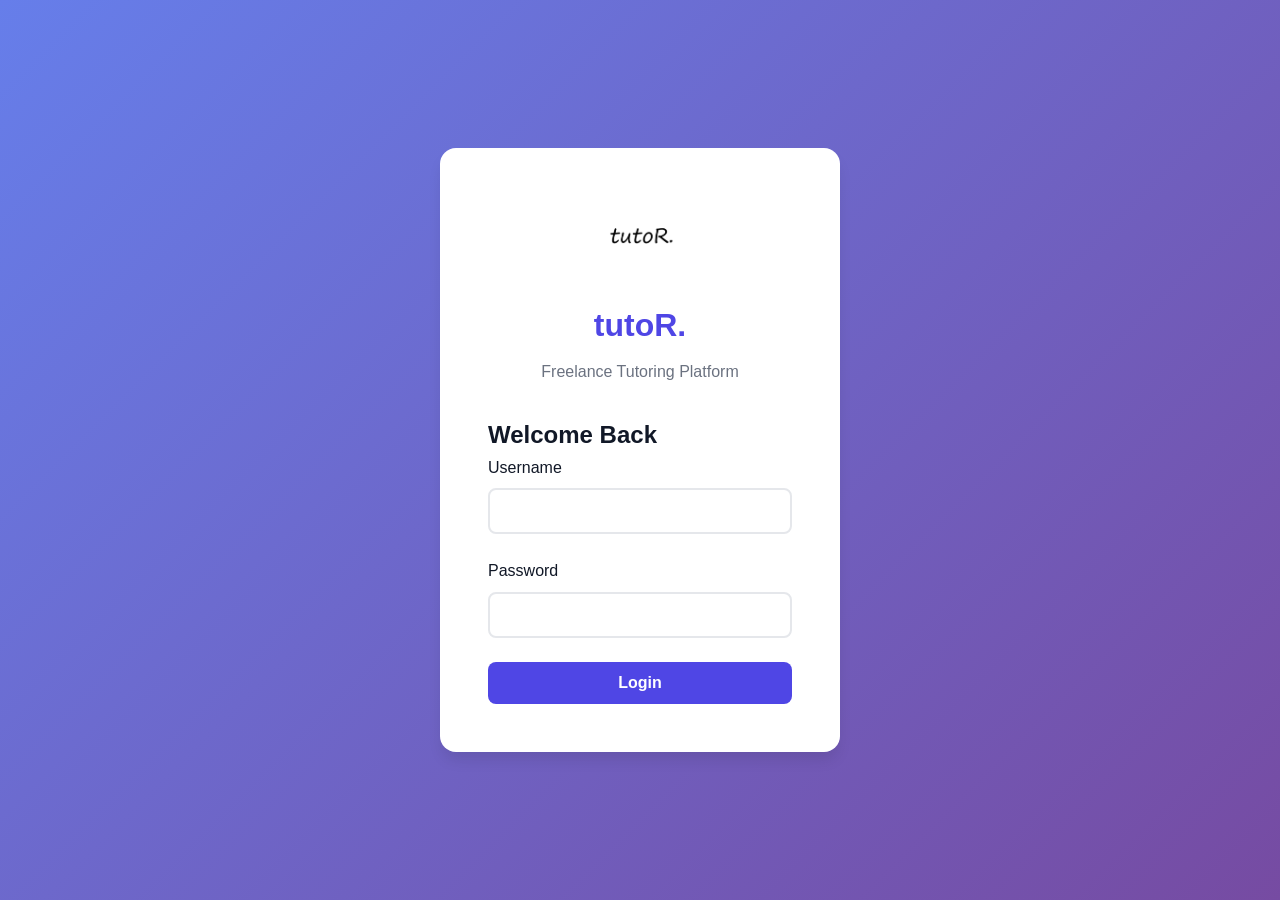
<file: src/main/resources/static/index.html>
<!DOCTYPE html>
<html lang="en">
<head>
    <meta charset="UTF-8">
    <meta name="viewport" content="width=device-width, initial-scale=1.0">
    <title>tutoR. - Login</title>
    <link rel="stylesheet" href="styles.css">
</head>
<body class="login-page">
<div class="login-container">
    <div class="logo-section">
        <img src="logo.png" alt="tutoR." class="logo-large">
        <h1>tutoR.</h1>
        <p>Freelance Tutoring Platform</p>
    </div>

    <form id="loginForm" class="login-form">
        <h2>Welcome Back</h2>
        <div class="form-group">
            <label for="username">Username</label>
            <input type="text" id="username" name="username" required autocomplete="username">
        </div>
        <div class="form-group">
            <label for="password">Password</label>
            <input type="password" id="password" name="password" required autocomplete="current-password">
        </div>
        <div id="errorMsg" class="error-message" style="display: none;"></div>
        <button type="submit" class="btn-primary">Login</button>
    </form>
</div>

<script src="app.js"></script>
</body>
</html>
</file>
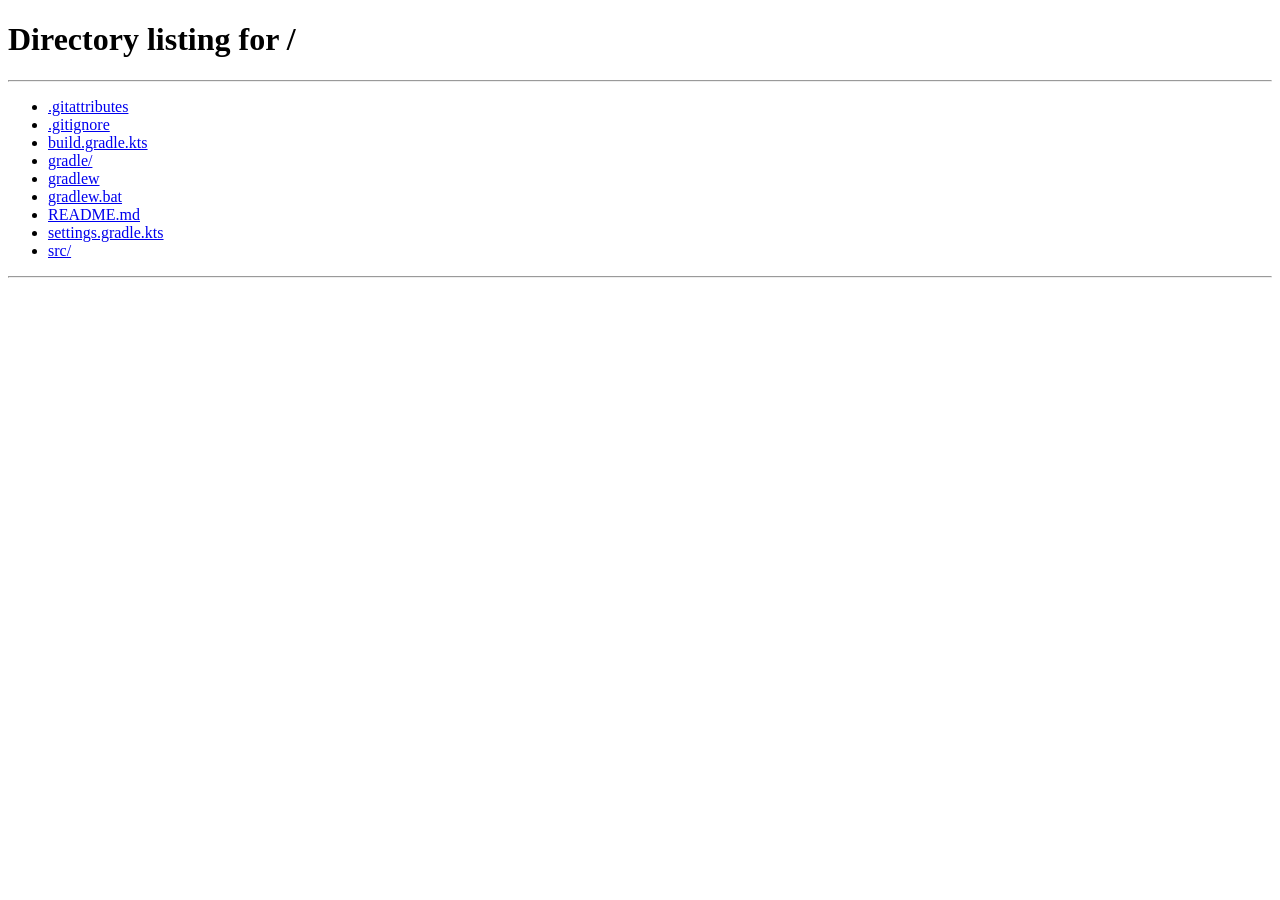
<file: src/main/resources/static/admin.html>
<!DOCTYPE html>
<html lang="en">
<head>
    <meta charset="UTF-8">
    <meta name="viewport" content="width=device-width, initial-scale=1.0">
    <title>tutoR. - Admin Dashboard</title>
    <link rel="stylesheet" href="styles.css">
</head>
<body>
<nav class="navbar">
    <div class="nav-brand">
        <img src="logo.png" alt="tutoR." class="logo-small">
        <span>tutoR. Admin</span>
    </div>
    <div class="nav-user">
        <span id="userName">Admin</span>
        <button onclick="logout()" class="btn-logout">Logout</button>
    </div>
</nav>

<div class="container">
    <div class="tabs">
        <button class="tab-btn active" onclick="showTab('users')">Users Management</button>
        <button class="tab-btn" onclick="showTab('orders')">Orders Management</button>
    </div>

    <!-- Users Tab -->
    <div id="usersTab" class="tab-content active">
        <div class="section-header">
            <h2>Manage Users</h2>
            <button class="btn-primary" onclick="showModal('addUserModal')">+ Add User</button>
        </div>

        <div class="card">
            <table class="data-table">
                <thead>
                <tr>
                    <th>ID</th>
                    <th>Username</th>
                    <th>Contact</th>
                    <th>Role</th>
                    <th>Actions</th>
                </tr>
                </thead>
                <tbody id="usersTableBody">
                <!-- Dynamic content -->
                </tbody>
            </table>
        </div>
    </div>

    <!-- Orders Tab -->
    <div id="ordersTab" class="tab-content">
        <div class="section-header">
            <h2>Manage Orders</h2>
        </div>

        <div class="card">
            <table class="data-table">
                <thead>
                <tr>
                    <th>ID</th>
                    <th>Title</th>
                    <th>University</th>
                    <th>Professor</th>
                    <th>Status</th>
                    <th>Contact</th>
                    <th>Created</th>  <!-- ✅ Add this line -->
                    <th>Actions</th>
                </tr>
                </thead>
                <tbody id="ordersTableBody">
                <!-- Dynamic content -->
                </tbody>
            </table>
        </div>
    </div>
</div>

<!-- Add User Modal -->
<div id="addUserModal" class="modal">
    <div class="modal-content">
        <span class="close" onclick="closeModal('addUserModal')">&times;</span>
        <h2>Add New User</h2>
        <form id="addUserForm">
            <div class="form-group">
                <label>Username</label>
                <input type="text" id="newUsername" required>
            </div>
            <div class="form-group">
                <label>Contact</label>
                <input type="text" id="newContact">
            </div>
            <div class="form-group">
                <label>Role</label>
                <select id="newUserRole">
                    <option value="USER">User</option>
                    <option value="TUTOR">Tutor</option>
                    <option value="ADMIN">Admin</option>
                </select>
            </div>
            <div class="form-group">
                <label>Password</label>
                <input type="password" id="newPassword" placeholder="Leave blank for default" autocomplete="new-password">
            </div>
            <button type="submit" class="btn-primary">Create User</button>
        </form>
    </div>
</div>


<script src="app.js"></script>
<script>
    // Check authentication on load
    checkAuth('ADMIN');
    loadUsers();
    loadOrders();
</script>
</body>
</html>
</file>
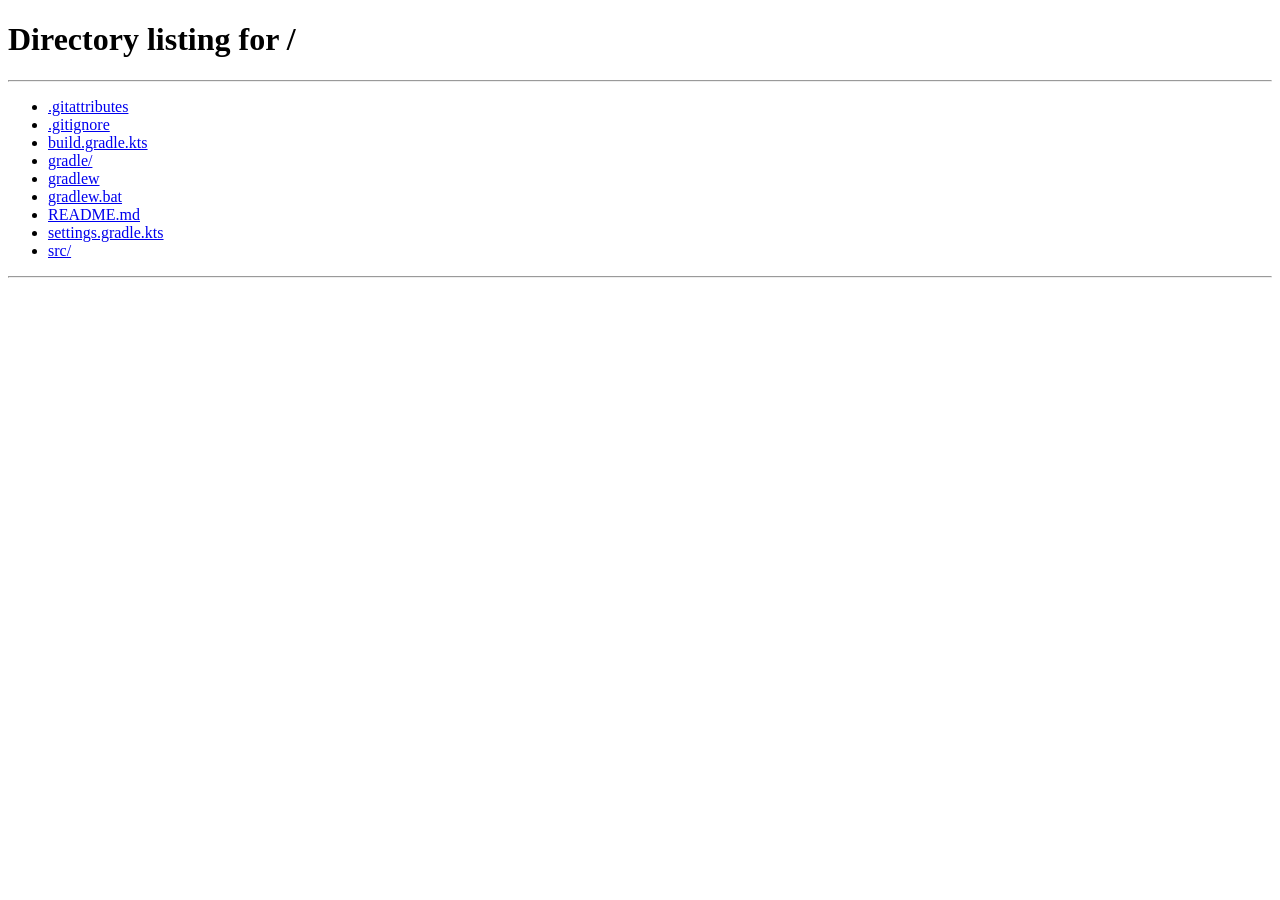
<file: src/main/resources/static/tutor.html>
<!DOCTYPE html>
<html lang="en">
<head>
    <meta charset="UTF-8">
    <meta name="viewport" content="width=device-width, initial-scale=1.0">
    <title>tutoR. - Tutor Dashboard</title>
    <link rel="stylesheet" href="styles.css">
</head>
<body>
<nav class="navbar">
    <div class="nav-brand">
        <img src="logo.png" alt="tutoR." class="logo-small">
        <span>tutoR. Tutor</span>
    </div>
    <div class="nav-user">
        <span id="userName">Tutor</span>
        <button onclick="logout()" class="btn-logout">Logout</button>
    </div>
</nav>

<div class="container">
    <div class="welcome-section">
        <h2>Available Orders</h2>
        <p>Browse and accept tutoring orders from students</p>
    </div>

    <div class="orders-grid" id="tutorOrdersGrid">
        <!-- Dynamic order cards -->
    </div>
</div>

<!-- Order Details Modal -->
<div id="orderDetailsModal" class="modal">
    <div class="modal-content">
        <span class="close" onclick="closeModal('orderDetailsModal')">&times;</span>
        <h2>Order Details</h2>
        <div id="orderDetails">
            <!-- Dynamic content -->
        </div>
        <button id="acceptOrderBtn" class="btn-primary" onclick="acceptOrder()">Accept Order</button>
    </div>
</div>

<script src="app.js"></script>
<script>
    // Check authentication on load
    checkAuth('TUTOR');
    loadTutorOrders();
</script>
</body>
</html>
</file>
<file: src/main/resources/static/styles.css>
/* =========================================
   1. RESET & VARIABLES
   ========================================= */
* {
    margin: 0;
    padding: 0;
    box-sizing: border-box;
}

:root {
    --primary-color: #4F46E5;
    --primary-hover: #4338CA;
    --secondary-color: #10B981;
    --danger-color: #EF4444;
    --bg-color: #F3F4F6;
    --card-bg: #FFFFFF;
    --text-primary: #111827;
    --text-secondary: #6B7280;
    --border-color: #E5E7EB;
    --shadow: 0 1px 3px 0 rgba(0, 0, 0, 0.1);
    --shadow-lg: 0 10px 15px -3px rgba(0, 0, 0, 0.1);
}

body {
    font-family: -apple-system, BlinkMacSystemFont, 'Segoe UI', Roboto, 'Helvetica Neue', Arial, sans-serif;
    background-color: var(--bg-color);
    color: var(--text-primary);
    line-height: 1.6;
}

/* =========================================
   2. LOGIN PAGE
   ========================================= */
.login-page {
    display: flex;
    align-items: center;
    justify-content: center;
    min-height: 100vh;
    background: linear-gradient(135deg, #667eea 0%, #764ba2 100%);
}

.login-container {
    background: var(--card-bg);
    padding: 3rem;
    border-radius: 1rem;
    box-shadow: var(--shadow-lg);
    width: 100%;
    max-width: 400px;
}

.logo-section { text-align: center; margin-bottom: 2rem; }
.logo-large { width: 80px; height: 80px; margin-bottom: 1rem; }
.logo-small { width: 40px; height: 40px; }
.logo-section h1 { font-size: 2rem; color: var(--primary-color); margin-bottom: 0.5rem; }
.logo-section p { color: var(--text-secondary); }

/* =========================================
   3. FORMS & INPUTS
   ========================================= */
.form-group { margin-bottom: 1.5rem; }
.form-group label { display: block; margin-bottom: 0.5rem; font-weight: 500; }
.form-group input, .form-group select, .form-group textarea {
    width: 100%;
    padding: 0.75rem;
    border: 2px solid var(--border-color);
    border-radius: 0.5rem;
    font-size: 1rem;
    transition: border-color 0.2s;
}
.form-group input:focus, .form-group select:focus, .form-group textarea:focus {
    outline: none;
    border-color: var(--primary-color);
}

/* =========================================
   4. BUTTONS
   ========================================= */
.btn-primary {
    width: 100%;
    padding: 0.75rem;
    background-color: var(--primary-color);
    color: white;
    border: none;
    border-radius: 0.5rem;
    font-size: 1rem;
    font-weight: 600;
    cursor: pointer;
    transition: background-color 0.2s;
}
.btn-primary:hover { background-color: var(--primary-hover); }

.btn-secondary {
    padding: 0.5rem 1rem;
    background-color: var(--secondary-color);
    color: white;
    border: none;
    border-radius: 0.5rem;
    cursor: pointer;
}

.btn-danger {
    padding: 0.5rem 1rem;
    background-color: var(--danger-color);
    color: white;
    border: none;
    border-radius: 0.5rem;
    cursor: pointer;
}

.btn-disabled {
    padding: 0.75rem;
    width: 100%;
    background-color: var(--text-secondary);
    color: white;
    border: none;
    border-radius: 0.5rem;
    cursor: not-allowed;
    opacity: 0.6;
    font-weight: 600;
}

.btn-logout {
    padding: 0.5rem 1rem;
    background-color: transparent;
    color: var(--text-secondary);
    border: 1px solid var(--border-color);
    border-radius: 0.5rem;
    cursor: pointer;
}
.btn-logout:hover { background-color: var(--danger-color); color: white; border-color: var(--danger-color); }

.error-message {
    background-color: #FEE2E2;
    color: var(--danger-color);
    padding: 0.75rem;
    border-radius: 0.5rem;
    margin-bottom: 1rem;
    text-align: center;
}

/* =========================================
   5. NAVBAR & CONTAINER
   ========================================= */
.navbar {
    background-color: var(--card-bg);
    padding: 1rem 2rem;
    box-shadow: var(--shadow);
    display: flex;
    justify-content: space-between;
    align-items: center;
}
.nav-brand { display: flex; align-items: center; gap: 0.75rem; font-size: 1.25rem; font-weight: 700; color: var(--primary-color); }
.nav-user { display: flex; align-items: center; gap: 1rem; }

.container { max-width: 1200px; margin: 2rem auto; padding: 0 2rem; }

.welcome-section { margin-bottom: 2rem; }
.welcome-section h2 { font-size: 2rem; margin-bottom: 0.5rem; }
.welcome-section p { color: var(--text-secondary); }

/* =========================================
   6. TABS (ADMIN VIEW)
   ========================================= */
.tabs { display: flex; gap: 1rem; margin-bottom: 2rem; border-bottom: 2px solid var(--border-color); }
.tab-btn {
    padding: 1rem 2rem;
    background: none; border: none;
    font-size: 1rem; font-weight: 600; color: var(--text-secondary);
    cursor: pointer; border-bottom: 3px solid transparent; margin-bottom: -2px;
    transition: all 0.2s;
}
.tab-btn.active { color: var(--primary-color); border-bottom-color: var(--primary-color); }
.tab-content { display: none; }
.tab-content.active { display: block; }

/* =========================================
   7. TABLES (ADMIN VIEW)
   ========================================= */
.card { background: var(--card-bg); border-radius: 0.75rem; box-shadow: var(--shadow); overflow: hidden; }
.section-header { display: flex; justify-content: space-between; align-items: center; margin-bottom: 1.5rem; }
.section-header h2 { font-size: 1.5rem; color: var(--text-primary); }

.data-table { width: 100%; border-collapse: collapse; }
.data-table th, .data-table td { padding: 1rem; text-align: left; border-bottom: 1px solid var(--border-color); }
.data-table th { background-color: var(--bg-color); font-weight: 600; color: var(--text-secondary); text-transform: uppercase; font-size: 0.875rem; }
.data-table tr:hover { background-color: var(--bg-color); }

/* =========================================
   8. TUTOR ORDERS (HORIZONTAL LAYOUT)
   ========================================= */

/* The Row: Displays cards side-by-side */
.orders-row {
    display: flex;
    flex-wrap: wrap; /* Allows cards to wrap if screen is too small */
    gap: 1.5rem;
    margin-bottom: 2rem;
}

/* The Divider: Purple line between Open and Closed */
.horizontal-divider {
    height: 3px;
    background: var(--primary-color);
    margin: 2.5rem 0;
    border-radius: 3px;
    opacity: 0.3;
}

/* The Card: Horizontal sizing */
.order-card {
    flex: 1 1 300px; /* Grow, shrink, base width 300px */
    min-width: 280px;
    background: var(--card-bg);
    border-radius: 1rem;
    padding: 1.5rem;
    box-shadow: var(--shadow);
    border: 2px solid transparent;
    transition: transform 0.2s, box-shadow 0.2s;
    display: flex;
    flex-direction: column; /* Keeps internal content stacked vertically */
}

.order-card:hover {
    transform: translateY(-4px);
    box-shadow: var(--shadow-lg);
    border-color: var(--primary-color);
}

/* Dimmed style for completed orders */
.order-card-closed {
    opacity: 0.7;
    background-color: #f9fafb;
}
.order-card-closed:hover {
    transform: none;
    border-color: transparent;
}

/* Card Content */
.order-card h3 {
    margin-bottom: 1rem;
    color: var(--primary-color);
    font-size: 1.25rem;
    border-bottom: 1px solid var(--border-color);
    padding-bottom: 0.75rem;
}

.order-card .detail {
    margin-bottom: 0.5rem;
    color: var(--text-secondary);
    font-size: 0.9rem;
}
.order-card .detail strong { color: var(--text-primary); }

/* Card Footer */
.card-footer {
    margin-top: auto; /* Pushes footer to bottom */
    padding-top: 1rem;
    border-top: 1px solid var(--border-color);
    display: flex;
    justify-content: space-between;
    align-items: center;
    gap: 0.5rem;
}

/* Status Badges */
.status-badge {
    padding: 0.25rem 0.75rem;
    border-radius: 9999px;
    font-size: 0.75rem;
    font-weight: 600;
}
.status-open { background: #D1FAE5; color: #065F46; }
.status-closed { background: #E5E7EB; color: #374151; }

/* Empty State */
.empty-state {
    width: 100%;
    text-align: center;
    padding: 2rem;
    color: var(--text-secondary);
    background: #f9fafb;
    border-radius: 1rem;
    border: 2px dashed var(--border-color);
}

/* =========================================
   9. MODALS
   ========================================= */
.modal {
    display: none; position: fixed; z-index: 1000;
    left: 0; top: 0; width: 100%; height: 100%;
    background-color: rgba(0, 0, 0, 0.5);
}
.modal.active { display: flex; align-items: center; justify-content: center; }

.modal-content {
    background: var(--card-bg);
    padding: 2rem;
    border-radius: 1rem;
    width: 100%; max-width: 500px;
    max-height: 90vh; overflow-y: auto;
    position: relative;
}
.close {
    position: absolute; right: 1.5rem; top: 1.5rem;
    font-size: 1.5rem; cursor: pointer; color: var(--text-secondary);
}
.close:hover { color: var(--text-primary); }

/* =========================================
   10. RESPONSIVE
   ========================================= */
@media (max-width: 768px) {
    .container { padding: 0 1rem; }
    .orders-row { flex-direction: column; } /* Stack cards vertically on mobile */
    .order-card { min-width: 100%; }
    .data-table { font-size: 0.875rem; }
    .data-table th, .data-table td { padding: 0.75rem 0.5rem; }
    .card-footer { flex-direction: column; align-items: flex-start; }
    .card-footer .btn-primary, .card-footer .btn-disabled { width: 100%; text-align: center; }
}
</file>
